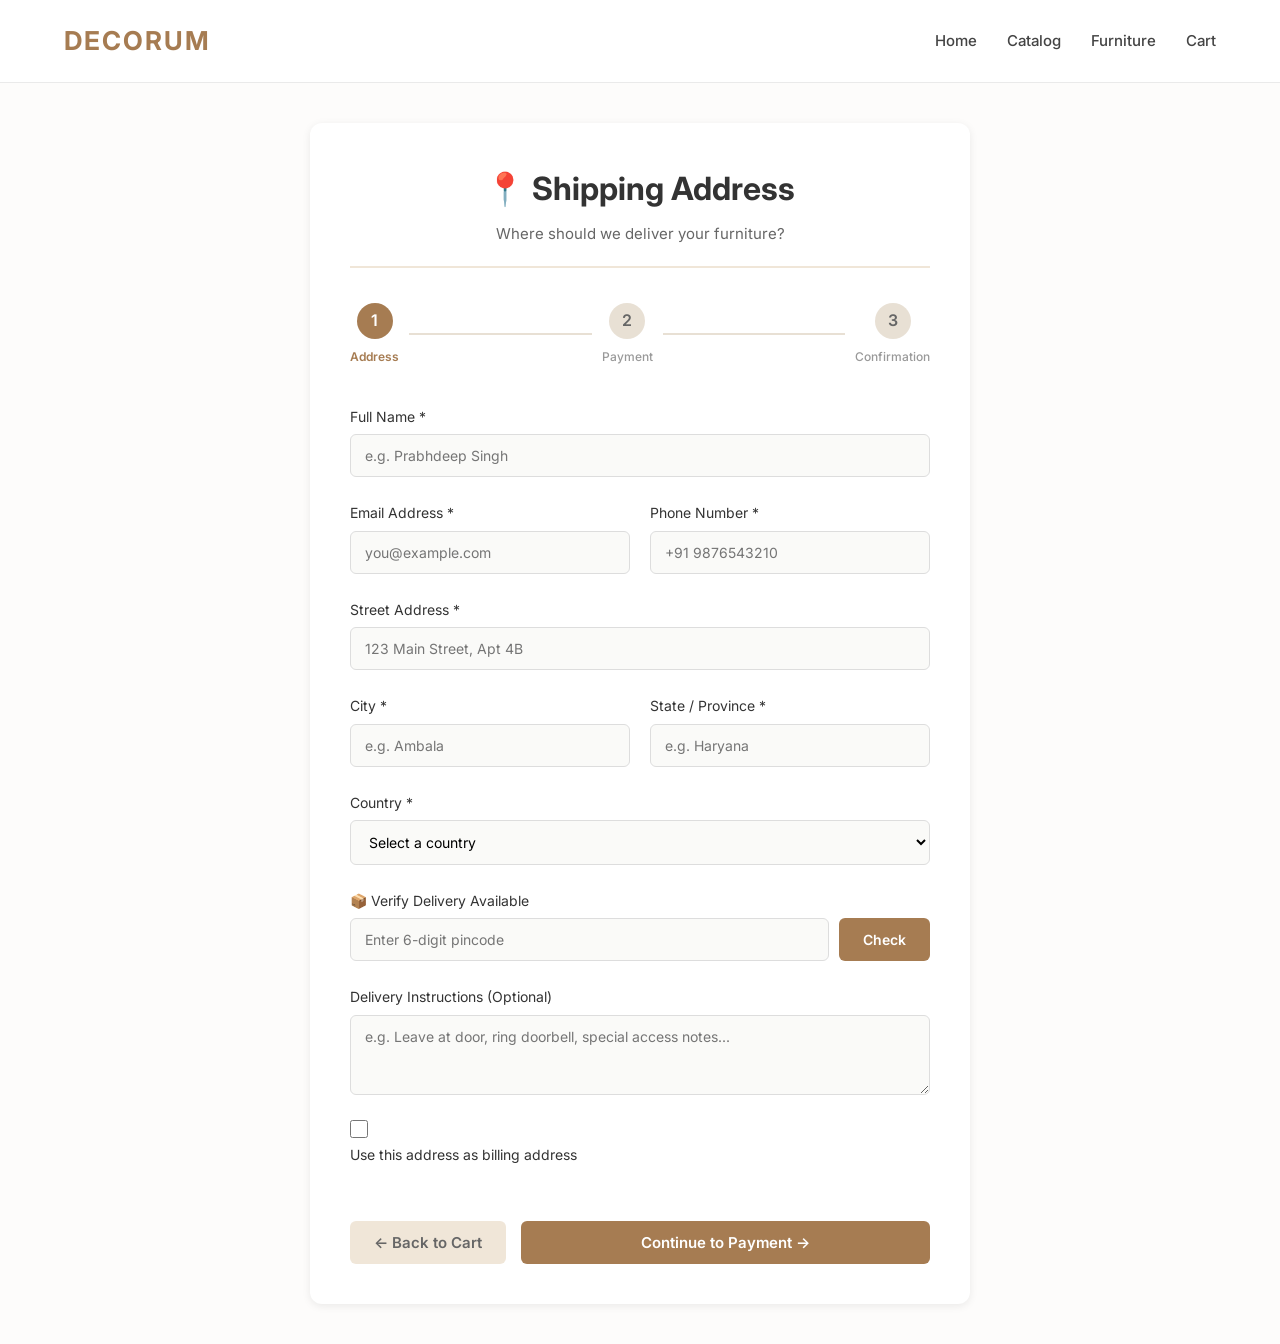
<file: address.html>
<!DOCTYPE html>
<html lang="en">

<head>
    <meta charset="UTF-8">
    <meta name="viewport" content="width=device-width, initial-scale=1.0">
    <title>Shipping Address - DECORUM</title>
    <link rel="stylesheet" href="stylesheets/global.css">
    <link rel="stylesheet" href="stylesheets/address.css">
</head>

<body>

    <nav>
        <div class="logo">DECORUM</div>
        <ul class="nav-links">
            <li><a href="page1.html">Home</a></li>
            <li><a href="index.html">Catalog</a></li>
            <li><a href="page2.html">Furniture</a></li>
            <li><a href="cart.html">Cart</a></li>
        </ul>
    </nav>

    <div class="container">
        <div class="address-wrapper">
            
            <!-- Header -->
            <div class="address-header">
                <h1>📍 Shipping Address</h1>
                <p>Where should we deliver your furniture?</p>
            </div>

            <!-- Progress Indicator -->
            <div class="progress-bar">
                <div class="progress-step active">
                    <span class="step-number">1</span>
                    <span class="step-label">Address</span>
                </div>
                <div class="progress-line"></div>
                <div class="progress-step">
                    <span class="step-number">2</span>
                    <span class="step-label">Payment</span>
                </div>
                <div class="progress-line"></div>
                <div class="progress-step">
                    <span class="step-number">3</span>
                    <span class="step-label">Confirmation</span>
                </div>
            </div>

            <!-- Address Form -->
            <form id="addressForm" class="address-form">
                
                <!-- Full Name -->
                <div class="form-row">
                    <div class="form-group">
                        <label for="fullName">Full Name *</label>
                        <input type="text" id="fullName" name="fullName" placeholder="e.g. Prabhdeep Singh" required>
                    </div>
                </div>

                <!-- Email & Phone -->
                <div class="form-row">
                    <div class="form-group">
                        <label for="email">Email Address *</label>
                        <input type="email" id="email" name="email" placeholder="you@example.com" required>
                    </div>
                    <div class="form-group">
                        <label for="phone">Phone Number *</label>
                        <input type="tel" id="phone" name="phone" placeholder="+91 9876543210" required>
                    </div>
                </div>

                <!-- Street Address -->
                <div class="form-row">
                    <div class="form-group">
                        <label for="street">Street Address *</label>
                        <input type="text" id="street" name="street" placeholder="123 Main Street, Apt 4B" required>
                    </div>
                </div>

                <!-- City, State -->
                <div class="form-row">
                    <div class="form-group">
                        <label for="city">City *</label>
                        <input type="text" id="city" name="city" placeholder="e.g. Ambala" required>
                    </div>
                    <div class="form-group">
                        <label for="state">State / Province *</label>
                        <input type="text" id="state" name="state" placeholder="e.g. Haryana" required>
                    </div>
                </div>

                <!-- Country -->
                <div class="form-row">
                    <div class="form-group">
                        <label for="country">Country *</label>
                        <select id="country" name="country" required>
                            <option value="">Select a country</option>
                            <option value="India">India</option>
                            <option value="United States">United States</option>
                            <option value="Canada">Canada</option>
                            <option value="United Kingdom">United Kingdom</option>
                            <option value="Australia">Australia</option>
                            <option value="Germany">Germany</option>
                            <option value="France">France</option>
                            <option value="Other">Other</option>
                        </select>
                    </div>
                </div>

                <!-- Pincode Delivery Checker -->
                <div class="form-row pincode-check-row">
                    <div class="form-group">
                        <label for="pincodeInput">📦 Verify Delivery Available</label>
                        <div class="pincode-input-group">
                            <input type="text" id="pincodeInput"
                                   placeholder="Enter 6-digit pincode"
                                   maxlength="6">
                            <button type="button" id="checkBtn" onclick="checkDelivery()">Check</button>
                        </div>
                        <p id="deliveryResult" class="delivery-result"></p>
                    </div>
                </div>

                <!-- Special Instructions -->
                <div class="form-row">
                    <div class="form-group">
                        <label for="instructions">Delivery Instructions (Optional)</label>
                        <textarea id="instructions" name="instructions" 
                            placeholder="e.g. Leave at door, ring doorbell, special access notes..."
                            rows="3"></textarea>
                    </div>
                </div>

                <!-- Checkbox: Same as Billing -->
                <div class="form-row checkbox-row">
                    <div class="form-group">
                        <input type="checkbox" id="sameAsBilling" name="sameAsBilling">
                        <label for="sameAsBilling">Use this address as billing address</label>
                    </div>
                </div>

                <!-- Status Messages -->
                <p id="formStatus" class="form-status"></p>
                <p id="pincodeWarning" class="form-status status-err" style="display:none;">Warning: Please verify your delivery pincode before proceeding</p>

                <!-- Action Buttons -->
                <div class="button-group">
                    <button type="button" class="btn btn-secondary" onclick="backToCart()">← Back to Cart</button>
                    <button type="submit" class="btn btn-primary">Continue to Payment →</button>
                </div>

            </form>

        </div>
    </div>

    <!-- Address form logic -->
    <script src="js/address.js"></script>

</body>

</html>
</file>
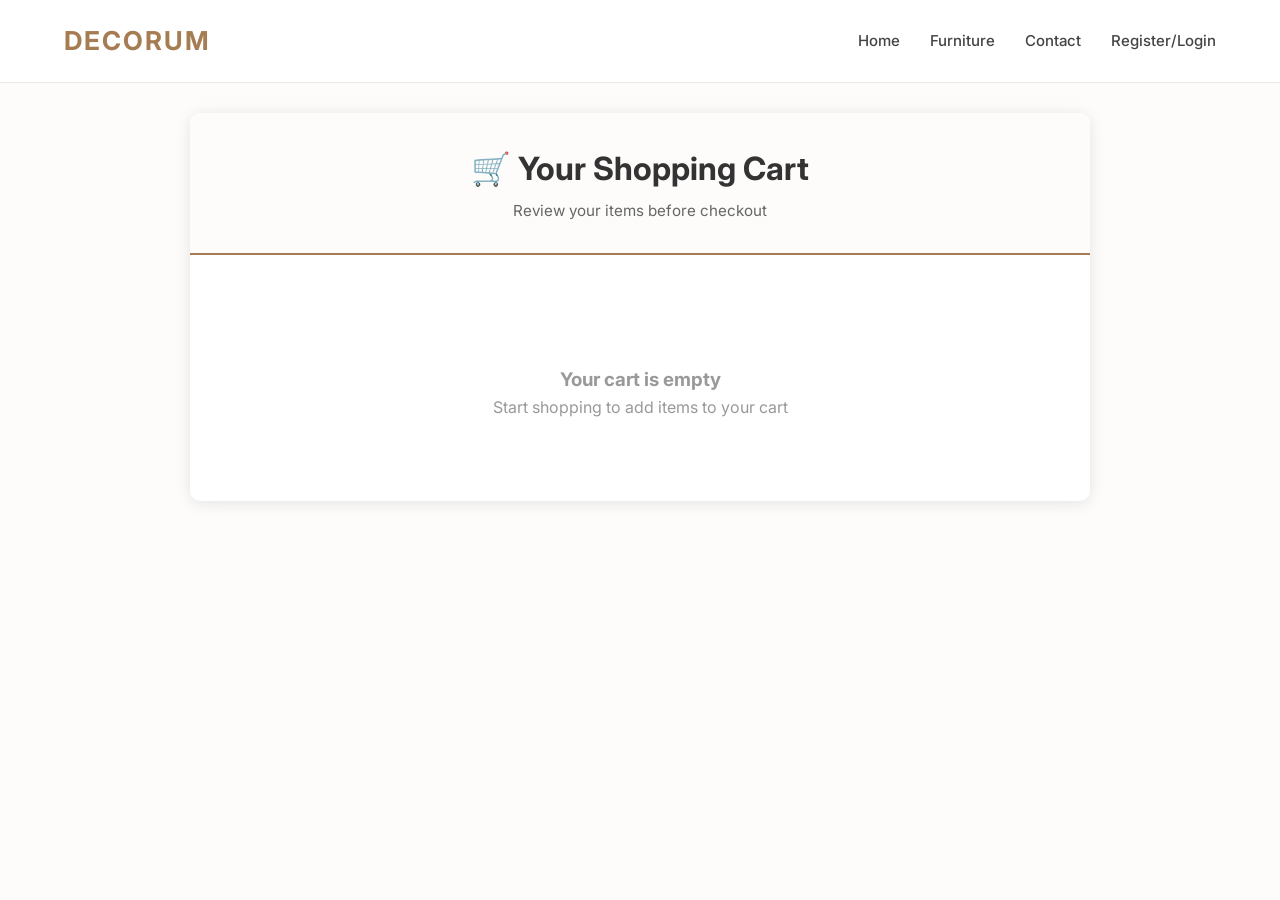
<file: cart.html>
<!DOCTYPE html>
<html lang="en">
<head>
    <meta charset="UTF-8">
    <meta name="viewport" content="width=device-width, initial-scale=1.0">
    <title>Your Cart - DECORUM</title>
    <link rel="stylesheet" href="stylesheets/global.css">
    <link rel="stylesheet" href="stylesheets/cart.css">

    <!-- Cart logic is handled by js/cart.js -->
</head>

<body>

    <nav>
        <div class="logo">DECORUM</div>
        <ul class="nav-links">
            <li><a href="page1.html">Home</a></li>
            <li><a href="page2.html">Furniture</a></li>
            <li><a href="page3.html">Contact</a></li>
            <li><a href="register.html">Register/Login</a></li>
        </ul>
    </nav>

<div class="container">
    <div class="cart-header">
        <h1>🛒 Your Shopping Cart</h1>
        <p>Review your items before checkout</p>
    </div>

    <div class="cart-content">
        <div id="cartItems" class="cart-items"></div>

        <div id="emptyMessage" class="empty-cart" style="display:none;">
            <h3>Your cart is empty</h3>
            <p>Start shopping to add items to your cart</p>
        </div>

        <div id="cartSummary" class="cart-summary">
            <div class="summary-row">
                <span>Subtotal:</span>
                <span id="subtotal">₹0</span>
            </div>
            <div class="summary-row">
                <span>Shipping:</span>
                <span>Free</span>
            </div>
            <div class="summary-row total">
                <span>Total:</span>
                <span id="totalPrice">₹0</span>
            </div>
        </div>

        <div class="checkout-section">
            <button class="btn btn-continue" onclick="continueShopping()">← Continue Shopping</button>
            <button class="btn btn-checkout" onclick="checkout()">Proceed to Checkout →</button>
        </div>
    </div>
</div>

<!-- Cart logic: load from localStorage, render items, remove, checkout -->
<script src="js/cart.js"></script>
</body>
</html>
</file>
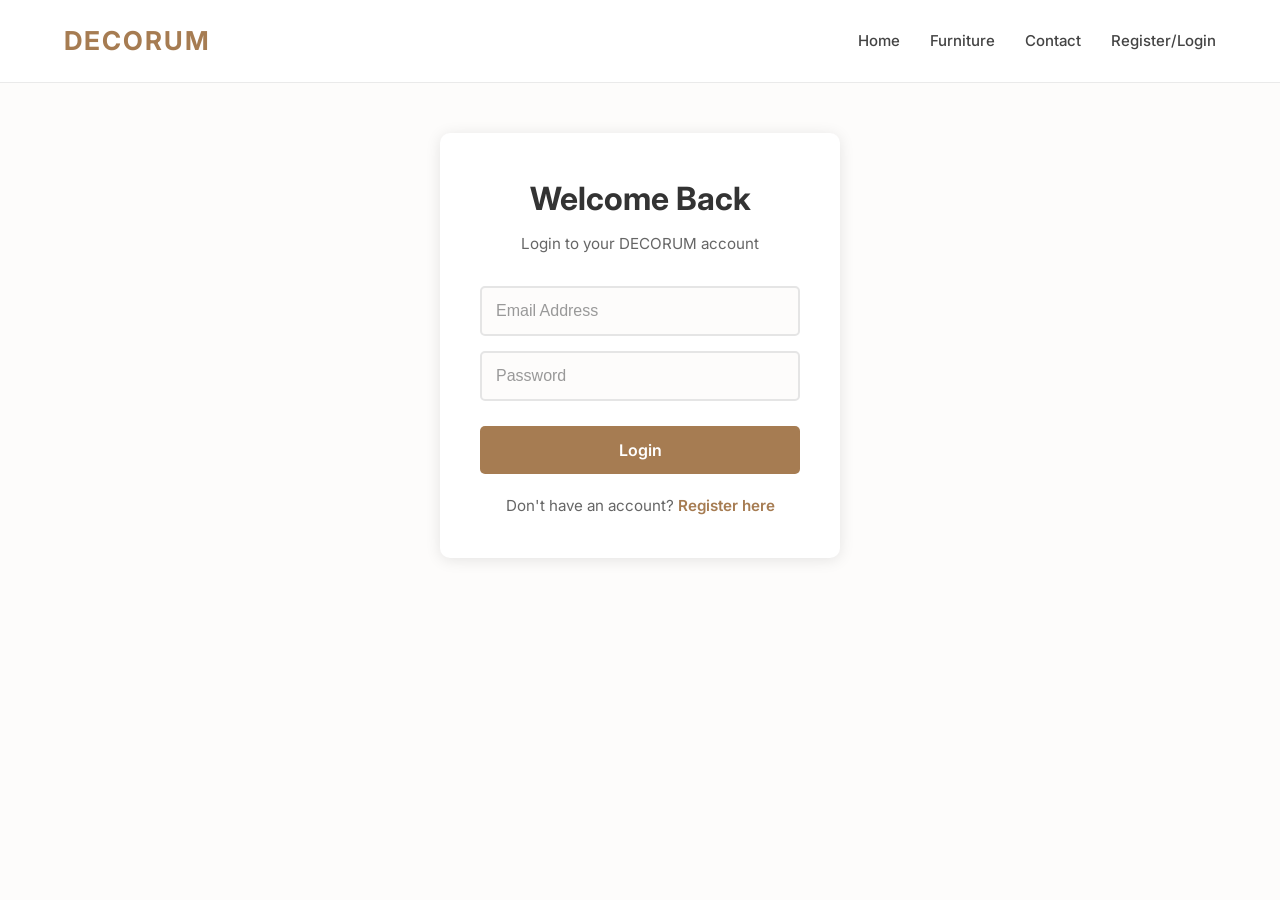
<file: login.html>
<!DOCTYPE html>
<html lang="en">
<head>
    <meta charset="UTF-8">
    <meta name="viewport" content="width=device-width, initial-scale=1.0">
    <title>Login - DECORUM</title>
    <!-- Global styles shared across all pages -->
    <link rel="stylesheet" href="stylesheets/global.css">
    <!-- Login / Register form styles -->
    <link rel="stylesheet" href="stylesheets/login.css">
</head>

<body>

    <nav>
        <div class="logo">DECORUM</div>
        <ul class="nav-links">
            <li><a href="page1.html">Home</a></li>
            <li><a href="page2.html">Furniture</a></li>
            <li><a href="page3.html">Contact</a></li>
            <li><a href="login.html">Register/Login</a></li>
        </ul>
    </nav>

    <div class="container">
        <div class="form-header">
            <h1>Welcome Back</h1>
            <p>Login to your DECORUM account</p>
        </div>

        <!-- Login form — submit handled by auth.js → loginForm listener -->
        <form id="loginForm">
            <input type="email"    id="email"    placeholder="Email Address" required>
            <input type="password" id="password" placeholder="Password"      required>
            <button type="submit">Login</button>
        </form>

        <div class="form-footer">
            <p>Don't have an account? <a href="register.html">Register here</a></p>
        </div>
    </div>

<!-- Authentication logic shared by login.html and register.html -->
<script src="js/auth.js"></script>

</body>
</html>
</file>
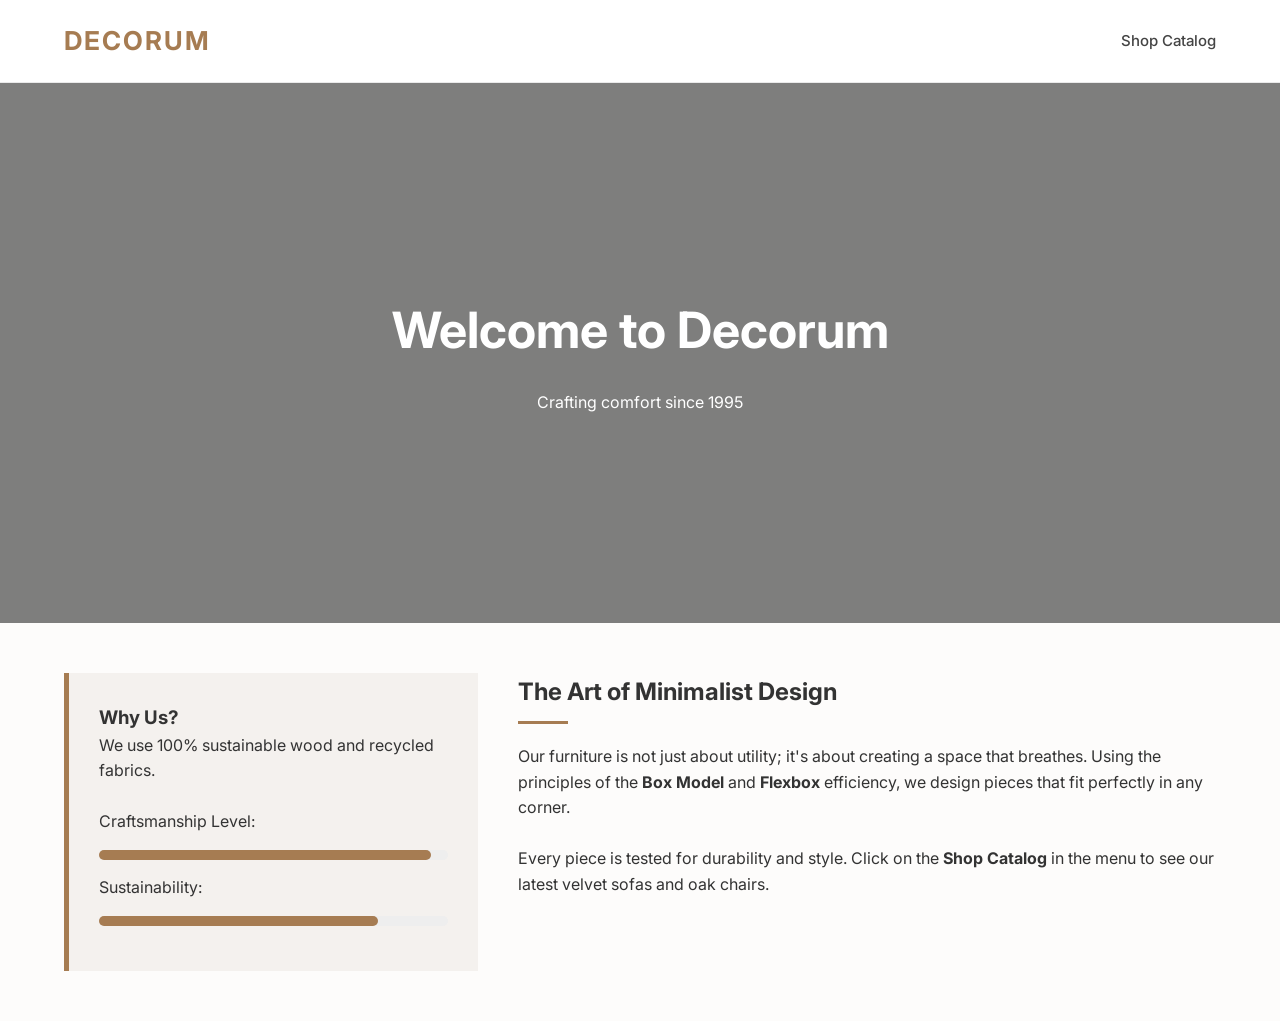
<file: page1.html>
<!DOCTYPE html>
<html lang="en">
<head>
    <meta charset="UTF-8">
    <meta name="viewport" content="width=device-width, initial-scale=1.0">
    <title>DECORUM - Home</title>
    <link rel="stylesheet" href="stylesheets/global.css">
    <link rel="stylesheet" href="stylesheets/stylepage1.css">
</head>
<body>

    <nav>
        <div class="logo">DECORUM</div>
        <ul class="nav-links">
            <li><a href="index.html">Shop Catalog</a></li>
        </ul>
    </nav>

    <header class="hero">
        <h1>Welcome to Decorum</h1>
        <p>Crafting comfort since 1995</p>
    </header>

    <main class="main-content">
        <aside>
            <h3>Why Us?</h3>
            <p>We use 100% sustainable wood and recycled fabrics.</p>
            <br>
            <p>Craftsmanship Level:</p>
            <div class="value-bar"><div class="fill" style="width: 95%;"></div></div>
            
            <p>Sustainability:</p>
            <div class="value-bar"><div class="fill" style="width: 80%;"></div></div>
        </aside>

        <article>
            <h2>The Art of Minimalist Design</h2>
            <p style="margin-top: 20px;">
                Our furniture is not just about utility; it's about creating a space that breathes. 
                Using the principles of the <strong>Box Model</strong> and <strong>Flexbox</strong> efficiency, 
                we design pieces that fit perfectly in any corner.
            </p>
            <br>
            <p>
                Every piece is tested for durability and style. Click on the <strong>Shop Catalog</strong> 
                in the menu to see our latest velvet sofas and oak chairs.
            </p>
        </article>
    </main>

</body>
</html>
</file>
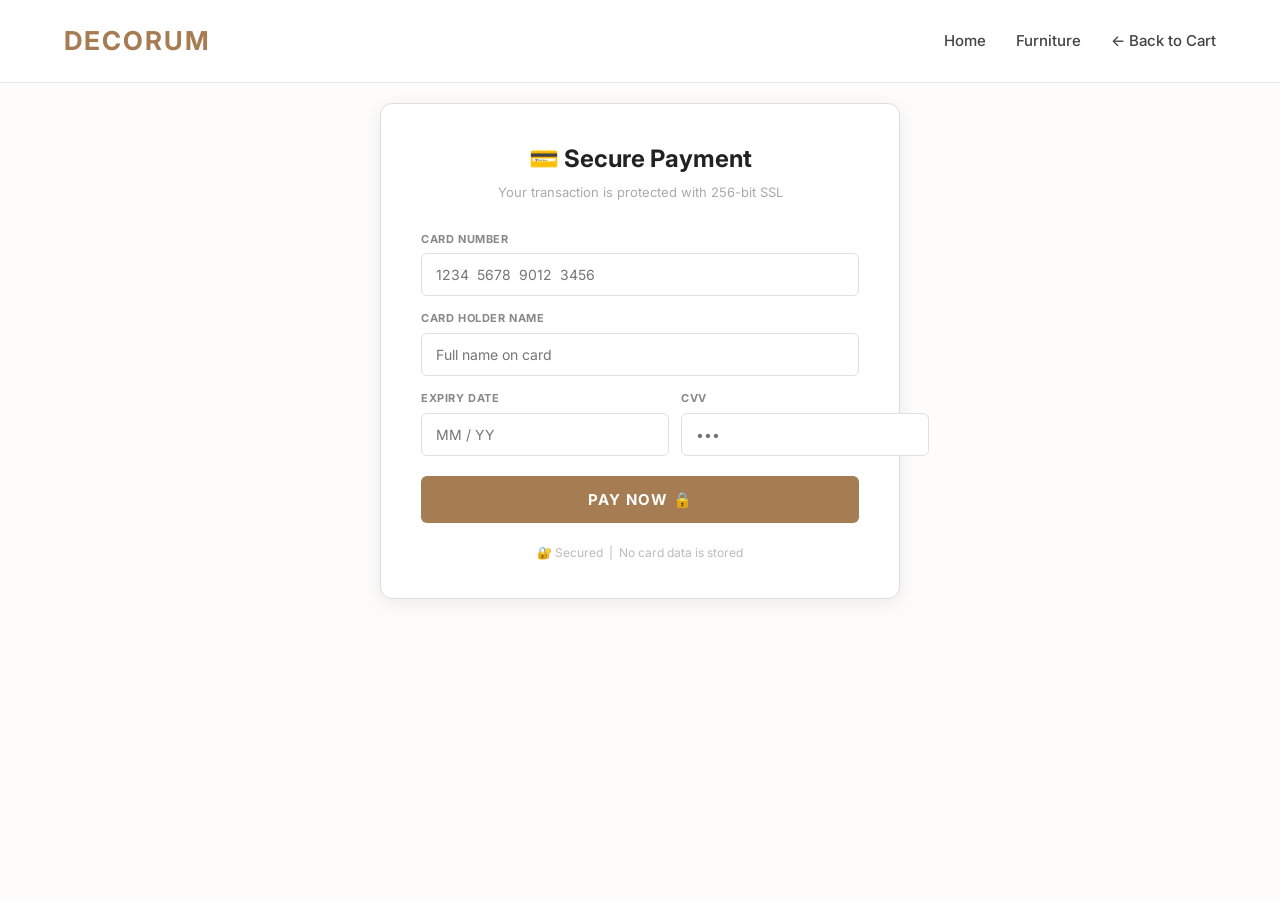
<file: payment.html>
<!DOCTYPE html>
<html lang="en">
<head>
    <meta charset="UTF-8">
    <meta name="viewport" content="width=device-width, initial-scale=1.0">
    <title>Payment - DECORUM</title>
    <!-- Global styles shared across all pages -->
    <link rel="stylesheet" href="stylesheets/global.css">
    <!-- Payment page specific styles: pincode checker + card form -->
    <link rel="stylesheet" href="stylesheets/payment.css">
</head>
<body>

    <nav>
        <div class="logo">DECORUM</div>
        <ul class="nav-links">
            <li><a href="page1.html">Home</a></li>
            <li><a href="page2.html">Furniture</a></li>
            <li><a href="cart.html">← Back to Cart</a></li>
        </ul>
    </nav>

    <!-- ── Payment Form ───────────────────────────────────────────
         onsubmit calls pay(event) in js/payment.js.
         Card number and expiry are auto-formatted by payment.js.
    ─────────────────────────────────────────────────────────── -->
    <div class="payment-container">
        <h2>💳 Secure Payment</h2>
        <p class="subtitle">Your transaction is protected with 256-bit SSL</p>

        <form id="paymentForm" onsubmit="pay(event)">
            <div class="input-group">
                <label>Card Number</label>
                <!-- Auto-formatted as "1234  5678  9012  3456" by payment.js -->
                <input type="text" id="cardNumber"
                       placeholder="1234  5678  9012  3456"
                       maxlength="22" required>
            </div>
            <div class="input-group">
                <label>Card Holder Name</label>
                <input type="text" placeholder="Full name on card" required>
            </div>
            <div class="card-row">
                <div class="input-group">
                    <label>Expiry Date</label>
                    <!-- Auto-formatted as "MM / YY" by payment.js -->
                    <input type="text" id="expiry"
                           placeholder="MM / YY" maxlength="7" required>
                </div>
                <div class="input-group">
                    <label>CVV</label>
                    <input type="password" placeholder="•••" maxlength="3" required>
                </div>
            </div>
            <button type="submit">Pay Now 🔒</button>
            <p class="secure-note">🔐 Secured &nbsp;|&nbsp; No card data is stored</p>
        </form>
    </div>

<!-- Payment logic: pincode API checker, card input formatter, pay handler -->
<script src="js/payment.js"></script>
</body>
</html>
</file>
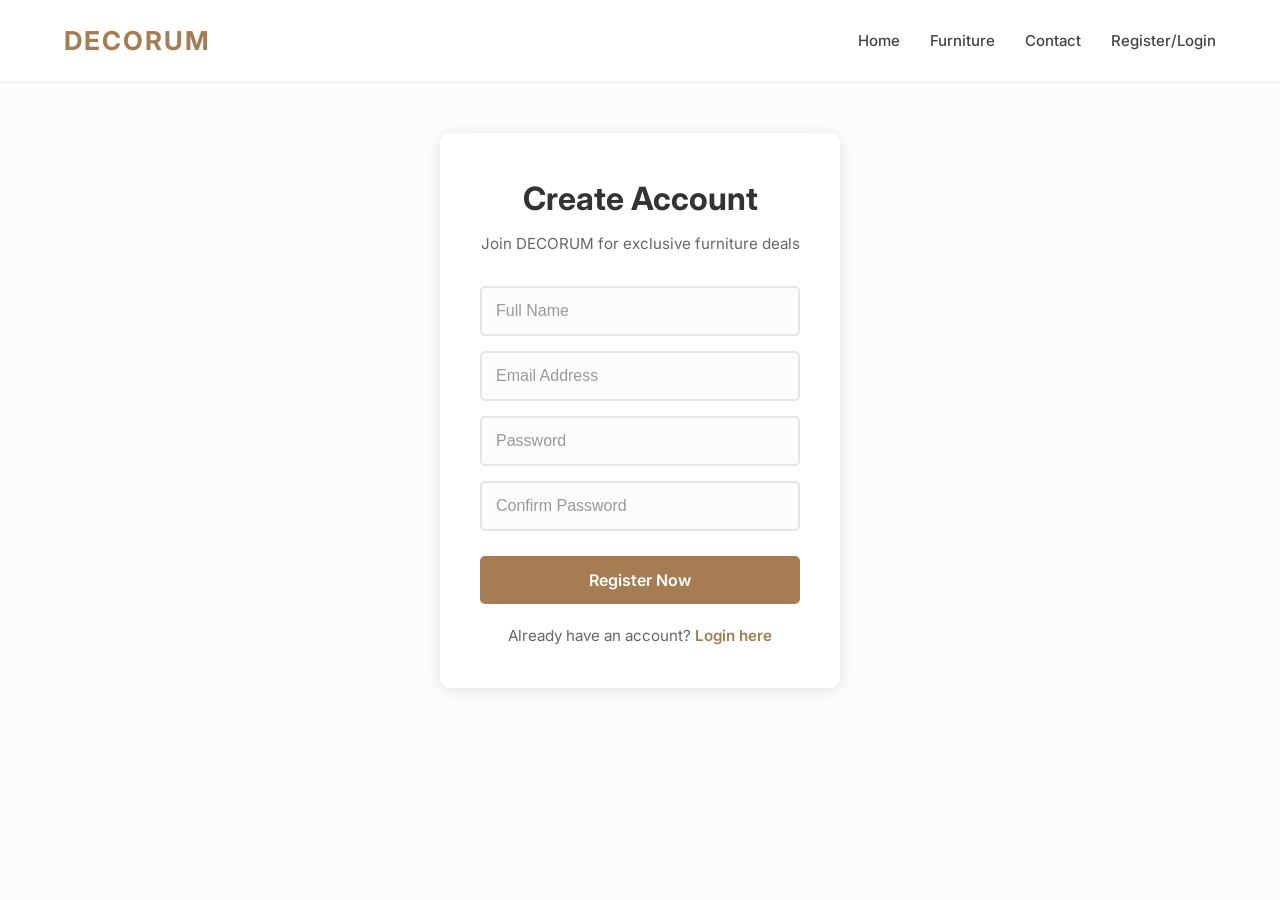
<file: register.html>
<!DOCTYPE html>
<html lang="en">
<head>
    <meta charset="UTF-8">
    <meta name="viewport" content="width=device-width, initial-scale=1.0">
    <title>Register - DECORUM</title>
    <!-- Global styles shared across all pages -->
    <link rel="stylesheet" href="stylesheets/global.css">
    <!-- Login / Register form styles -->
    <link rel="stylesheet" href="stylesheets/register.css">
</head>

<body>

    <nav>
        <div class="logo">DECORUM</div>
        <ul class="nav-links">
            <li><a href="page1.html">Home</a></li>
            <li><a href="page2.html">Furniture</a></li>
            <li><a href="page3.html">Contact</a></li>
            <li><a href="register.html">Register/Login</a></li>
        </ul>
    </nav>

    <div class="container">
        <div class="form-header">
            <h1>Create Account</h1>
            <p>Join DECORUM for exclusive furniture deals</p>
        </div>

        <!-- Register form — submit handled by auth.js → registerForm listener
             Input IDs (regName, regEmail, regPassword, regConfirm) are read
             by auth.js to save credentials to localStorage -->
        <form id="registerForm">
            <input type="text"     id="regName"     placeholder="Full Name"        required>
            <input type="email"    id="regEmail"    placeholder="Email Address"    required>
            <input type="password" id="regPassword" placeholder="Password"         required>
            <input type="password" id="regConfirm"  placeholder="Confirm Password" required>
            <button type="submit">Register Now</button>
        </form>

        <div class="form-footer">
            <p>Already have an account? <a href="login.html">Login here</a></p>
        </div>
    </div>

<!-- Authentication logic shared by login.html and register.html -->
<script src="js/auth.js"></script>

</body>
</html>
</file>
<file: stylesheets/global.css>
@import url('https://fonts.googleapis.com/css2?family=Inter:wght@300;400;500;600;700&display=swap');

* {
    margin: 0;
    padding: 0;
    box-sizing: border-box;
    font-family: 'Inter', sans-serif;
}

body {
    background-color: #fdfcfb;
    color: #333;
    line-height: 1.6;
}

/* --- NAVIGATION --- */
nav {
    display: flex;
    justify-content: space-between;
    align-items: center;
    padding: 20px 5%;
    background-color: rgba(255, 255, 255, 0.9);
    border-bottom: 1px solid #eaeaea;
    position: sticky;
    top: 0;
    z-index: 1000;
    backdrop-filter: blur(10px);
}

.logo {
    font-size: 26px;
    font-weight: 700;
    color: #a67c52;
    transition: transform 0.3s ease, color 0.3s ease;
    cursor: pointer;
    text-transform: uppercase;
    letter-spacing: 2px;
}

.logo:hover {
    transform: scale(1.05);
    color: #8b6540;
}

.nav-links {
    display: flex;
    list-style: none;
}

.nav-links a {
    text-decoration: none;
    color: #444;
    margin-left: 30px;
    padding: 5px 0;
    font-weight: 500;
    font-size: 15px;
    position: relative;
    transition: color 0.3s ease;
}

.nav-links a::after {
    content: '';
    position: absolute;
    width: 0;
    height: 2px;
    bottom: 0;
    left: 0;
    background-color: #a67c52;
    transition: width 0.3s ease;
}

.nav-links a:hover {
    color: #a67c52;
}

.nav-links a:hover::after {
    width: 100%;
}

/* --- BUTTONS --- */
.btn-buy {
    background-color: #333;
    color: white;
    padding: 12px 24px;
    border: none;
    border-radius: 4px;
    font-weight: 500;
    font-size: 14px;
    cursor: pointer;
    margin-top: 15px;
    transition: all 0.3s ease;
    text-transform: uppercase;
    letter-spacing: 1px;
}

.btn-buy:hover {
    background-color: #a67c52;
    transform: translateY(-2px);
    box-shadow: 0 4px 12px rgba(166, 124, 82, 0.3);
}

@media (max-width: 768px) {
    nav {
        flex-direction: column;
        padding: 15px;
    }

    .nav-links {
        margin-top: 15px;
        flex-wrap: wrap;
        justify-content: center;
    }

    .nav-links a {
        margin: 5px 10px;
    }
}
</file>
<file: stylesheets/address.css>
/* ============================================================
   address.css — Shipping Address Page Styles
   ============================================================ */

.container {
    max-width: 700px;
    margin: 0 auto;
    padding: 40px 20px;
}

.address-wrapper {
    background: #fff;
    border-radius: 12px;
    padding: 40px;
    box-shadow: 0 2px 8px rgba(0, 0, 0, 0.08);
}

/* ─── Header ─── */
.address-header {
    text-align: center;
    margin-bottom: 35px;
    border-bottom: 2px solid #f0e6d8;
    padding-bottom: 20px;
}

.address-header h1 {
    font-size: 32px;
    color: #333;
    margin-bottom: 8px;
}

.address-header p {
    font-size: 15px;
    color: #666;
}

/* ─── Progress Bar ─── */
.progress-bar {
    display: flex;
    align-items: center;
    justify-content: space-between;
    margin-bottom: 40px;
    gap: 10px;
}

.progress-step {
    display: flex;
    flex-direction: column;
    align-items: center;
    gap: 8px;
    flex: 0 0 auto;
}

.step-number {
    width: 36px;
    height: 36px;
    border-radius: 50%;
    background-color: #e8e0d4;
    color: #666;
    display: flex;
    align-items: center;
    justify-content: center;
    font-weight: 600;
    transition: all 0.3s ease;
}

.progress-step.active .step-number {
    background-color: #a67c52;
    color: #fff;
}

.step-label {
    font-size: 12px;
    font-weight: 500;
    color: #999;
    text-align: center;
}

.progress-step.active .step-label {
    color: #a67c52;
    font-weight: 600;
}

.progress-line {
    flex: 1;
    height: 2px;
    background-color: #e8e0d4;
    min-width: 30px;
}

/* ─── Form Styles ─── */
.address-form {
    display: flex;
    flex-direction: column;
    gap: 25px;
}

.form-row {
    display: grid;
    grid-template-columns: 1fr 1fr;
    gap: 20px;
}

.form-row.checkbox-row {
    grid-template-columns: 1fr;
}

.form-group {
    display: flex;
    flex-direction: column;
    gap: 6px;
}

.form-row:has(> .form-group:only-child) {
    grid-template-columns: 1fr;
}

.address-form label {
    font-size: 14px;
    font-weight: 600;
    color: #333;
}

.address-form input[type="text"],
.address-form input[type="email"],
.address-form input[type="tel"],
.address-form select,
.address-form textarea {
    padding: 12px 14px;
    border: 1px solid #ddd;
    border-radius: 6px;
    font-size: 14px;
    font-family: inherit;
    transition: border-color 0.3s ease, box-shadow 0.3s ease;
    background-color: #fafaf8;
}

.address-form input[type="text"]:focus,
.address-form input[type="email"]:focus,
.address-form input[type="tel"]:focus,
.address-form select:focus,
.address-form textarea:focus {
    outline: none;
    border-color: #a67c52;
    background-color: #fff;
    box-shadow: 0 0 0 3px rgba(166, 124, 82, 0.1);
}

.address-form textarea {
    resize: vertical;
    min-height: 80px;
}

/* Checkbox Styling */
.form-group input[type="checkbox"] {
    width: 18px;
    height: 18px;
    cursor: pointer;
    accent-color: #a67c52;
}

.form-group label {
    display: flex;
    align-items: center;
    gap: 10px;
    font-weight: 400;
    cursor: pointer;
}

/* ─── Status Message ─── */
.form-status {
    padding: 12px 14px;
    border-radius: 6px;
    text-align: center;
    font-size: 13px;
    font-weight: 500;
    display: none;
    margin: 0;
}

.form-status.active {
    display: block;
}

.status-ok {
    background-color: #d4edda;
    color: #155724;
    border: 1px solid #c3e6cb;
}

.status-err {
    background-color: #f8d7da;
    color: #721c24;
    border: 1px solid #f5c6cb;
}

/* ─── Buttons ─── */
.button-group {
    display: flex;
    gap: 15px;
    justify-content: space-between;
    margin-top: 30px;
}

.btn {
    padding: 12px 24px;
    border: none;
    border-radius: 6px;
    font-size: 15px;
    font-weight: 600;
    cursor: pointer;
    transition: all 0.3s ease;
    text-decoration: none;
    display: inline-block;
    text-align: center;
}

.btn-primary {
    background-color: #a67c52;
    color: #fff;
    flex: 1;
}

.btn-primary:hover {
    background-color: #8b6540;
    transform: translateY(-2px);
    box-shadow: 0 4px 12px rgba(166, 124, 82, 0.3);
}

.btn-primary:active {
    transform: translateY(0);
}

.btn-secondary {
    background-color: #f0e6d8;
    color: #666;
    flex: 0 1 auto;
}

.btn-secondary:hover {
    background-color: #e8d8c8;
    color: #333;
}

/* ─── Responsive ─── */
/* ─── Pincode Delivery Checker ─── */
.pincode-check-row {
    grid-template-columns: 1fr !important;
}

.pincode-input-group {
    display: flex;
    gap: 10px;
}

.pincode-input-group input {
    flex: 1;
    padding: 12px 14px;
    border: 1px solid #ddd;
    border-radius: 6px;
    font-size: 14px;
    font-family: inherit;
    background-color: #fafaf8;
}

.pincode-input-group input:focus {
    outline: none;
    border-color: #a67c52;
    background-color: #fff;
    box-shadow: 0 0 0 3px rgba(166, 124, 82, 0.1);
}

.pincode-input-group button {
    padding: 12px 24px;
    background: #a67c52;
    color: white;
    border: none;
    border-radius: 6px;
    font-size: 14px;
    font-weight: 600;
    cursor: pointer;
    transition: background 0.3s ease;
    white-space: nowrap;
}

.pincode-input-group button:hover {
    background: #8b6540;
}

.pincode-input-group button:disabled {
    background: #ccc;
    cursor: not-allowed;
}

.delivery-result {
    margin-top: 10px;
    font-size: 13px;
    font-weight: 500;
    min-height: 20px;
    display: none;
}

.delivery-result.active {
    display: block;
}

.delivery-ok {
    color: #2e7d32;
}

.delivery-err {
    color: #c62828;
}

.delivery-loading {
    color: #888;
}

/* ─── Responsive ─── */
@media (max-width: 600px) {
    .address-wrapper {
        padding: 25px;
    }

    .address-header h1 {
        font-size: 24px;
    }

    .form-row {
        grid-template-columns: 1fr;
    }

    .progress-bar {
        margin-bottom: 30px;
    }

    .button-group {
        flex-direction: column;
    }

    .btn-secondary {
        flex: 1;
    }

    .pincode-input-group {
        flex-direction: column;
    }

    .pincode-input-group button {
        width: 100%;
    }
}
</file>
<file: stylesheets/cart.css>
.container {
            max-width: 900px;
            margin: 30px auto;
            background: white;
            border-radius: 10px;
            box-shadow: 0 2px 15px rgba(0, 0, 0, 0.1);
            overflow: hidden;
        }

        .cart-header {
            background-color: #fdfcfb;
            border-bottom: 2px solid #a67c52;
            padding: 30px;
            text-align: center;
        }

        .cart-header h1 {
            font-size: 2rem;
            color: #333;
            margin-bottom: 5px;
        }

        .cart-header p {
            font-size: 0.95rem;
            color: #666;
        }

        .cart-content {
            padding: 30px;
        }

        .empty-cart {
            text-align: center;
            padding: 50px 20px;
            color: #999;
        }

        .cart-items {
            display: flex;
            flex-direction: column;
            gap: 15px;
            margin-bottom: 30px;
        }

        .cart-item {
            display: flex;
            justify-content: space-between;
            align-items: center;
            padding: 20px;
            background: #fdfcfb;
            border: 1px solid #e5e5e5;
            border-left: 4px solid #a67c52;
            border-radius: 5px;
            transition: all 0.3s ease;
            animation: slideIn 0.3s ease;
        }

        @keyframes slideIn {
            from {
                opacity: 0;
                transform: translateX(-10px);
            }
            to {
                opacity: 1;
                transform: translateX(0);
            }
        }

        .cart-item:hover {
            box-shadow: 0 3px 10px rgba(166, 124, 82, 0.15);
            transform: translateX(3px);
        }

        .item-info {
            flex: 1;
        }

        .item-name {
            font-size: 1.1rem;
            font-weight: 600;
            color: #333;
            margin-bottom: 8px;
        }

        .item-price {
            font-size: 1.2rem;
            color: #a67c52;
            font-weight: bold;
        }

        .remove-btn {
            background: #d9534f;
            color: white;
            border: none;
            padding: 10px 20px;
            border-radius: 5px;
            cursor: pointer;
            font-size: 0.9rem;
            font-weight: 600;
            transition: all 0.3s ease;
            margin-left: 20px;
        }

        .remove-btn:hover {
            background: #c9302c;
            transform: scale(1.05);
        }

        .remove-btn:active {
            transform: scale(0.95);
        }

        .cart-summary {
            background: #fdfcfb;
            padding: 25px;
            border-radius: 5px;
            margin-bottom: 30px;
            border: 1px solid #e5e5e5;
            border-top: 2px solid #a67c52;
        }

        .summary-row {
            display: flex;
            justify-content: space-between;
            margin-bottom: 12px;
            font-size: 1rem;
            color: #333;
        }

        .summary-row.total {
            font-size: 1.3rem;
            font-weight: bold;
            color: #a67c52;
            border-top: 1px solid #ddd;
            padding-top: 15px;
            margin-top: 15px;
        }

        .checkout-section {
            display: flex;
            gap: 15px;
            justify-content: center;
        }

        .btn {
            padding: 15px 40px;
            border: none;
            border-radius: 5px;
            font-size: 1rem;
            font-weight: 600;
            cursor: pointer;
            transition: all 0.3s ease;
            min-width: 180px;
        }

        .btn-checkout {
            background: #a67c52;
            color: white;
            box-shadow: 0 2px 8px rgba(166, 124, 82, 0.2);
        }

        .btn-checkout:hover {
            background: #8b6844;
            transform: translateY(-2px);
            box-shadow: 0 4px 12px rgba(166, 124, 82, 0.3);
        }

        .btn-continue {
            background: white;
            color: #a67c52;
            border: 2px solid #a67c52;
        }

        .btn-continue:hover {
            background: #fdfcfb;
            transform: translateY(-2px);
        }

        @media (max-width: 600px) {
            .cart-header h1 {
                font-size: 1.5rem;
            }

            .cart-item {
                flex-direction: column;
                align-items: flex-start;
            }

            .remove-btn {
                margin-left: 0;
                margin-top: 15px;
                width: 100%;
            }

            .checkout-section {
                flex-direction: column;
            }

            .btn {
                width: 100%;
                min-width: unset;
            }
        }
</file>
<file: stylesheets/login.css>
.container {
    max-width: 400px;
    margin: 50px auto;
    background: white;
    padding: 40px;
    border-radius: 10px;
    box-shadow: 0 2px 15px rgba(0, 0, 0, 0.1);
}

.form-header {
    text-align: center;
    margin-bottom: 30px;
}

.form-header h1 {
    font-size: 2rem;
    color: #333;
    margin-bottom: 8px;
}

.form-header p {
    color: #666;
    font-size: 0.95rem;
}

#loginForm {
    display: flex;
    flex-direction: column;
    gap: 15px;
}

input {
    padding: 14px;
    border: 2px solid #e5e5e5;
    border-radius: 5px;
    font-size: 1rem;
    font-family: sans-serif;
    transition: all 0.3s ease;
    background-color: #fdfcfb;
    color: #333;
}

input:focus {
    outline: none;
    border-color: #a67c52;
    box-shadow: 0 0 8px rgba(166, 124, 82, 0.2);
    background-color: white;
}

input::placeholder {
    color: #999;
}

button {
    padding: 14px;
    background-color: #a67c52;
    color: white;
    border: none;
    border-radius: 5px;
    font-size: 1rem;
    font-weight: 600;
    cursor: pointer;
    transition: all 0.3s ease;
    margin-top: 10px;
}

button:hover {
    background-color: #8b6844;
    box-shadow: 0 4px 12px rgba(166, 124, 82, 0.3);
    transform: translateY(-2px);
}

button:active {
    transform: translateY(0);
}

.form-footer {
    text-align: center;
    margin-top: 20px;
    color: #666;
    font-size: 0.95rem;
}

.form-footer a {
    color: #a67c52;
    text-decoration: none;
    font-weight: 600;
    transition: color 0.3s;
}

.form-footer a:hover {
    color: #8b6844;
}

@media (max-width: 600px) {
    .container {
        margin: 30px 15px;
        padding: 25px;
    }

    .form-header h1 {
        font-size: 1.5rem;
    }

    input, button {
        font-size: 16px;
    }
}
</file>
<file: stylesheets/stylepage1.css>
:root {
    --main-wood: #a67c52;
    --dark: #2d2d2d;
}












        .hero {
            height: 60vh;
            
            background: linear-gradient(rgba(0,0,0,0.5), rgba(0,0,0,0.5)), 
                        url('https://images.unsplash.com/photo-1493663284031-b7e3aefcae8e?w=1200');
            background-size: cover;
            background-position: center;
            display: flex;
            flex-direction: column; 
            justify-content: center;
            align-items: center;
            color: white;
            text-align: center;
        }

        .hero h1 { 
            font-size: 50px; 
            margin-bottom: 20px;
            
            transition: letter-spacing 0.5s; 
        }

        .hero h1:hover { letter-spacing: 5px; }

        .main-content {
            display: flex;
            padding: 50px 5%;
            gap: 40px;
        }

        aside {
            flex: 1; 
            background: #f4f1ee;
            padding: 30px;
            border-left: 5px solid var(--main-wood);
            height: fit-content;
        }

        article {
            flex: 2; 
        }

        .value-bar {
            background: #eee;
            border-radius: 20px;
            margin: 15px 0;
            height: 10px;
            position: relative;
        }

        .fill {
            background: var(--main-wood);
            height: 100%;
            border-radius: 20px;
            
            transition: width 2s; 
        }

        h2::after {
            content: "";
            display: block;
            width: 50px;
            height: 3px;
            background: var(--main-wood);
            margin-top: 10px;
        }

        @media (max-width: 768px) {
            .main-content {
                flex-direction: column; 
            }
            .hero h1 { font-size: 30px; }
        }
</file>
<file: stylesheets/payment.css>
/* ============================================================
   payment.css — Styles for payment.html
   Covers:
     1. Pincode delivery checker section (API 1)
     2. Payment form card layout
     3. Responsive breakpoints
   ============================================================ */


/* ── 1. PINCODE DELIVERY CHECKER ─────────────────────────── */

/* Outer wrapper for the pincode section */
.pincode-section {
    max-width: 520px;
    margin: 30px auto 0;
    padding: 22px 30px;
    background: #fff8f3;
    border: 1px solid #e8d5c4;
    border-radius: 10px;
}

/* Section heading */
.pincode-section h3 {
    font-size: 15px;
    color: #a67c52;
    margin-bottom: 12px;
    font-weight: 600;
}

/* Row containing the pincode input + check button */
.pincode-row {
    display: flex;
    gap: 10px;
}

/* Pincode text input */
.pincode-row input {
    flex: 1;
    padding: 10px 14px;
    border: 1px solid #ddd;
    border-radius: 6px;
    font-size: 14px;
    font-family: 'Inter', sans-serif;
}

.pincode-row input:focus {
    outline: none;
    border-color: #a67c52;
    box-shadow: 0 0 0 3px rgba(166, 124, 82, 0.1);
}

/* "Check" button */
.pincode-row button {
    padding: 10px 20px;
    background: #a67c52;
    color: white;
    border: none;
    border-radius: 6px;
    font-size: 14px;
    font-weight: 600;
    cursor: pointer;
    transition: background 0.2s;
    white-space: nowrap;
    font-family: 'Inter', sans-serif;
}

.pincode-row button:hover    { background: #8a6243; }
.pincode-row button:disabled { background: #ccc; cursor: not-allowed; }

/* Result message shown after checking pincode */
#deliveryResult {
    margin-top: 10px;
    font-size: 13px;
    font-weight: 500;
    min-height: 20px;
}

/* Colour states for the delivery result message */
.delivery-ok      { color: #2e7d32; } /* green  — delivery available   */
.delivery-err     { color: #c62828; } /* red    — not available / error */
.delivery-loading { color: #888;    } /* grey   — checking in progress  */


/* ── 2. PAYMENT FORM ─────────────────────────────────────── */

/* Main card wrapper */
.payment-container {
    max-width: 520px;
    margin: 20px auto 60px;
    padding: 36px 40px;
    background: white;
    border: 1px solid #ddd;
    border-radius: 12px;
    box-shadow: 0 4px 20px rgba(0, 0, 0, 0.07);
}

/* Form title */
.payment-container h2 {
    text-align: center;
    color: #222;
    margin-bottom: 4px;
    font-size: 24px;
}

/* Small subtitle below the title */
.subtitle {
    text-align: center;
    color: #aaa;
    font-size: 13px;
    margin-bottom: 28px;
}

/* Vertical stack of input groups */
.payment-container form {
    display: flex;
    flex-direction: column;
    gap: 14px;
}

/* Label + input wrapper */
.input-group {
    display: flex;
    flex-direction: column;
    gap: 5px;
}

/* Uppercase micro-label above each input */
.input-group label {
    font-size: 11px;
    font-weight: 700;
    color: #888;
    text-transform: uppercase;
    letter-spacing: 0.6px;
}

/* All text inputs inside the payment form */
.payment-container input {
    padding: 12px 14px;
    border: 1px solid #e0e0e0;
    border-radius: 6px;
    font-size: 14px;
    font-family: 'Inter', sans-serif;
    transition: border-color 0.2s, box-shadow 0.2s;
}

.payment-container input:focus {
    outline: none;
    border-color: #a67c52;
    box-shadow: 0 0 0 3px rgba(166, 124, 82, 0.12);
}

/* Side-by-side layout for Expiry and CVV */
.card-row {
    display: grid;
    grid-template-columns: 1fr 1fr;
    gap: 12px;
}

/* "Pay Now" submit button */
.payment-container button[type="submit"] {
    padding: 14px;
    background: #a67c52;
    color: white;
    border: none;
    border-radius: 6px;
    font-size: 15px;
    font-weight: 700;
    cursor: pointer;
    transition: background 0.2s, transform 0.2s;
    margin-top: 6px;
    text-transform: uppercase;
    letter-spacing: 1px;
    font-family: 'Inter', sans-serif;
}

.payment-container button[type="submit"]:hover {
    background: #8a6243;
    transform: translateY(-1px);
}

/* Small SSL note below the button */
.secure-note {
    text-align: center;
    font-size: 12px;
    color: #bbb;
    margin-top: 6px;
}


/* ── 3. RESPONSIVE ───────────────────────────────────────── */

@media (max-width: 600px) {
    .payment-container,
    .pincode-section {
        margin: 20px;
        padding: 24px 18px;
    }

    /* Stack Expiry and CVV on small screens */
    .card-row { grid-template-columns: 1fr; }
}
</file>
<file: stylesheets/register.css>
.container {
            max-width: 400px;
            margin: 50px auto;
            background: white;
            padding: 40px;
            border-radius: 10px;
            box-shadow: 0 2px 15px rgba(0, 0, 0, 0.1);
        }

        .form-header {
            text-align: center;
            margin-bottom: 30px;
        }

        .form-header h1 {
            font-size: 2rem;
            color: #333;
            margin-bottom: 8px;
        }

        .form-header p {
            color: #666;
            font-size: 0.95rem;
        }

        #registerForm {
            display: flex;
            flex-direction: column;
            gap: 15px;
        }

        input {
            padding: 14px;
            border: 2px solid #e5e5e5;
            border-radius: 5px;
            font-size: 1rem;
            font-family: sans-serif;
            transition: all 0.3s ease;
            background-color: #fdfcfb;
            color: #333;
        }

        input:focus {
            outline: none;
            border-color: #a67c52;
            box-shadow: 0 0 8px rgba(166, 124, 82, 0.2);
            background-color: white;
        }

        input::placeholder {
            color: #999;
        }

        button {
            padding: 14px;
            background-color: #a67c52;
            color: white;
            border: none;
            border-radius: 5px;
            font-size: 1rem;
            font-weight: 600;
            cursor: pointer;
            transition: all 0.3s ease;
            margin-top: 10px;
        }

        button:hover {
            background-color: #8b6844;
            box-shadow: 0 4px 12px rgba(166, 124, 82, 0.3);
            transform: translateY(-2px);
        }

        button:active {
            transform: translateY(0);
        }

        .form-footer {
            text-align: center;
            margin-top: 20px;
            color: #666;
            font-size: 0.95rem;
        }

        .form-footer a {
            color: #a67c52;
            text-decoration: none;
            font-weight: 600;
            transition: color 0.3s;
        }

        .form-footer a:hover {
            color: #8b6844;
        }

        @media (max-width: 600px) {
            .container {
                margin: 30px 15px;
                padding: 25px;
            }

            .form-header h1 {
                font-size: 1.5rem;
            }

            input, button {
                font-size: 16px;
            }
        }
</file>
